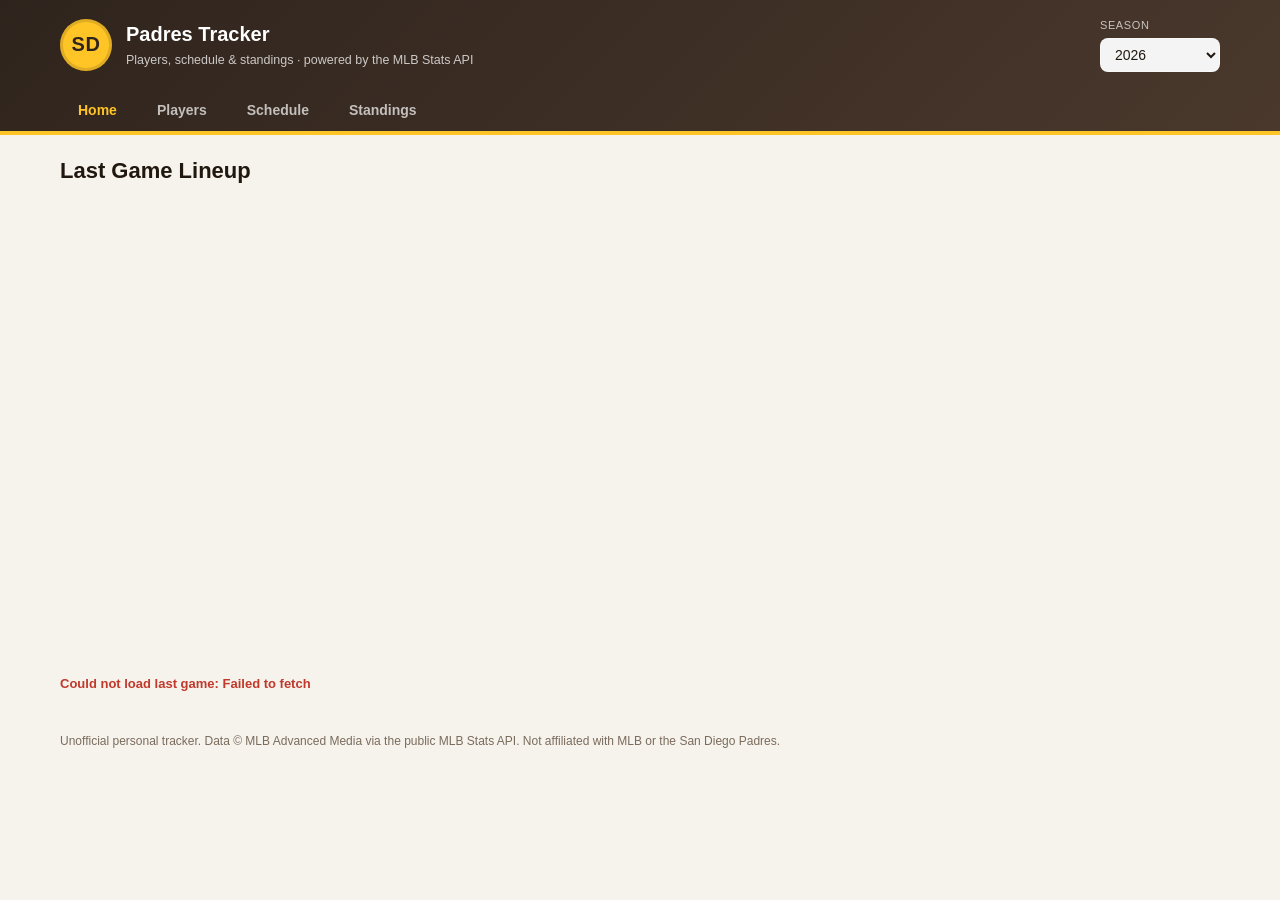
<file: index.html>
<!DOCTYPE html>
<html lang="en">
<head>
  <meta charset="UTF-8" />
  <meta name="viewport" content="width=device-width, initial-scale=1.0" />
  <title>Padres Player Stats Tracker</title>
  <link rel="stylesheet" href="styles.css" />
</head>
<body>
  <header class="site-header">
    <div class="header-inner">
      <div class="brand">
        <span class="brand-mark">SD</span>
        <div class="brand-text">
          <h1>Padres Tracker</h1>
          <p>Players, schedule &amp; standings &middot; powered by the MLB Stats API</p>
        </div>
      </div>
      <div class="controls">
        <label class="control">
          <span>Season</span>
          <select id="seasonSelect"></select>
        </label>
        <label class="control players-only">
          <span>Roster</span>
          <select id="rosterSelect">
            <option value="active">Active</option>
            <option value="40Man">40-Man</option>
            <option value="fullSeason">Full Season</option>
          </select>
        </label>
        <label class="control control--search players-only">
          <span>Search</span>
          <input id="searchInput" type="search" placeholder="Filter by name or position…" />
        </label>
      </div>
    </div>
    <nav class="tabs" aria-label="Sections">
      <button class="tab active" data-view="home">Home</button>
      <button class="tab" data-view="players">Players</button>
      <button class="tab" data-view="schedule">Schedule</button>
      <button class="tab" data-view="standings">Standings</button>
    </nav>
  </header>

  <main class="main">
    <!-- HOME VIEW (last game lineup on the field) -->
    <section id="view-home" class="view active">
      <div class="page-head">
        <h2>Last Game Lineup</h2>
        <span class="page-sub" id="homeGameSub"></span>
      </div>
      <div id="homeContent" class="home-content"></div>
    </section>

    <!-- PLAYERS VIEW -->
    <section id="view-players" class="view">
      <div class="layout">
        <section id="rosterPanel" class="roster-panel" aria-label="Padres roster">
          <div class="panel-head">
            <h2>Roster</h2>
            <span id="rosterCount" class="badge"></span>
          </div>
          <div class="roster-toggle" role="tablist">
            <button class="rt-btn active" data-tab="hitters" role="tab">Hitters</button>
            <button class="rt-btn" data-tab="pitchers" role="tab">Pitchers</button>
          </div>
          <div id="rosterList" class="roster-list" role="list"></div>
        </section>
        <section id="detailPanel" class="detail-panel" aria-live="polite">
          <div id="detailPlaceholder" class="placeholder">
            <p>Select a player to view comprehensive stats.</p>
          </div>
          <div id="detailContent" class="detail-content hidden"></div>
        </section>
      </div>
    </section>

    <!-- SCHEDULE VIEW -->
    <section id="view-schedule" class="view">
      <div class="page-head">
        <h2>Upcoming Schedule</h2>
        <span class="page-sub">San Diego Padres &middot; next 60 days</span>
      </div>
      <div id="scheduleContent" class="schedule-content"></div>
    </section>

    <!-- STANDINGS VIEW -->
    <section id="view-standings" class="view">
      <div class="page-head">
        <h2>MLB Standings</h2>
        <span class="page-sub" id="standingsSeasonLabel"></span>
      </div>
      <div id="standingsContent" class="standings-content"></div>
    </section>
  </main>

  <div id="statusBar" class="status-bar" role="status"></div>

  <footer class="site-footer">
    <p>Unofficial personal tracker. Data &copy; MLB Advanced Media via the public MLB Stats API. Not affiliated with MLB or the San Diego Padres.</p>
  </footer>

  <script src="config.js"></script>
  <script src="app.js"></script>
</body>
</html>
</file>
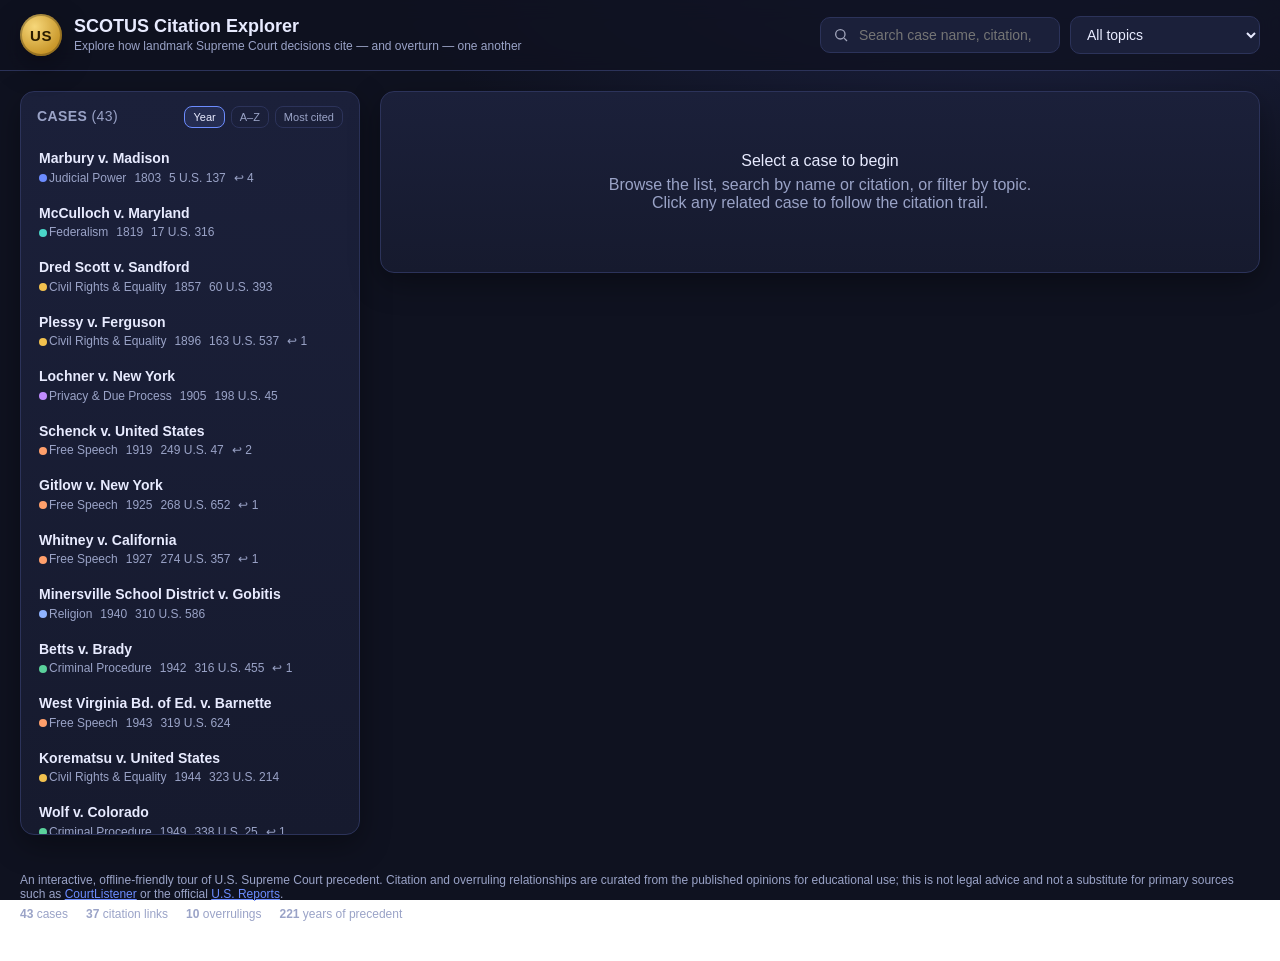
<file: scotus_citation_explorer.html>
<!DOCTYPE html>
<html lang="en">
<head>
<meta charset="UTF-8" />
<meta name="viewport" content="width=device-width, initial-scale=1.0" />
<title>SCOTUS Citation Explorer</title>
<style>
  :root {
    --bg: #0f1220;
    --bg-2: #161a2e;
    --panel: #1b203a;
    --panel-2: #222949;
    --line: #2c335a;
    --ink: #e8ebff;
    --muted: #9aa3c7;
    --accent: #6c8cff;
    --accent-2: #4ad6c8;
    --warn: #ff6b8b;
    --gold: #f2c14e;
    --shadow: 0 10px 30px rgba(0,0,0,.35);
    --radius: 14px;
  }
  * { box-sizing: border-box; }
  html, body { height: 100%; }
  body {
    margin: 0;
    font-family: -apple-system, BlinkMacSystemFont, "Segoe UI", Roboto, Helvetica, Arial, sans-serif;
    background: radial-gradient(1200px 600px at 80% -10%, #20264a 0%, var(--bg) 55%) fixed;
    color: var(--ink);
    -webkit-font-smoothing: antialiased;
  }

  header.site {
    position: sticky; top: 0; z-index: 30;
    backdrop-filter: blur(10px);
    background: rgba(15,18,32,.82);
    border-bottom: 1px solid var(--line);
  }
  .head-inner {
    max-width: 1280px; margin: 0 auto; padding: 14px 20px;
    display: flex; gap: 18px; align-items: center; flex-wrap: wrap;
  }
  .brand { display: flex; align-items: center; gap: 12px; margin-right: auto; }
  .seal {
    width: 42px; height: 42px; border-radius: 50%;
    background: radial-gradient(circle at 35% 30%, #f6d77a, #c9972a 70%);
    display: grid; place-items: center; color: #2a1c00; font-weight: 800;
    box-shadow: inset 0 0 0 2px rgba(0,0,0,.25), var(--shadow);
    font-size: 15px; letter-spacing: .5px;
  }
  .brand h1 { font-size: 18px; margin: 0; line-height: 1.1; }
  .brand p { margin: 2px 0 0; font-size: 12px; color: var(--muted); }

  .controls { display: flex; gap: 10px; align-items: center; flex-wrap: wrap; }
  .search {
    display: flex; align-items: center; gap: 8px;
    background: var(--panel); border: 1px solid var(--line);
    padding: 8px 12px; border-radius: 10px; min-width: 240px;
  }
  .search input {
    border: 0; background: transparent; color: var(--ink); outline: none;
    font-size: 14px; width: 100%;
  }
  .search svg { flex: 0 0 auto; opacity: .65; }
  select.topic {
    background: var(--panel); color: var(--ink); border: 1px solid var(--line);
    padding: 9px 12px; border-radius: 10px; font-size: 14px; outline: none;
    cursor: pointer;
  }

  main {
    max-width: 1280px; margin: 0 auto; padding: 20px;
    display: grid; grid-template-columns: 340px 1fr; gap: 20px;
    align-items: start;
  }
  @media (max-width: 920px) { main { grid-template-columns: 1fr; } }

  .panel {
    background: linear-gradient(180deg, var(--panel), var(--bg-2));
    border: 1px solid var(--line); border-radius: var(--radius);
    box-shadow: var(--shadow);
  }

  /* ---- Case list ---- */
  .list-head {
    display: flex; align-items: baseline; justify-content: space-between;
    padding: 14px 16px 6px;
  }
  .list-head h2 { font-size: 14px; margin: 0; letter-spacing: .4px; text-transform: uppercase; color: var(--muted); }
  .sortbtns { display: flex; gap: 6px; }
  .sortbtns button {
    background: transparent; color: var(--muted); border: 1px solid var(--line);
    border-radius: 8px; padding: 4px 8px; font-size: 11px; cursor: pointer;
  }
  .sortbtns button.active { color: var(--ink); border-color: var(--accent); background: rgba(108,140,255,.12); }
  .case-list { max-height: calc(100vh - 200px); overflow: auto; padding: 6px; }
  .case-list::-webkit-scrollbar { width: 10px; }
  .case-list::-webkit-scrollbar-thumb { background: var(--line); border-radius: 8px; }
  .case-item {
    display: block; width: 100%; text-align: left; cursor: pointer;
    background: transparent; color: inherit; border: 0;
    padding: 10px 12px; border-radius: 10px; transition: background .12s;
  }
  .case-item:hover { background: var(--panel-2); }
  .case-item.active { background: rgba(108,140,255,.16); box-shadow: inset 0 0 0 1px var(--accent); }
  .ci-name { font-size: 14px; font-weight: 600; line-height: 1.25; }
  .ci-meta { font-size: 12px; color: var(--muted); margin-top: 3px; display: flex; gap: 8px; flex-wrap: wrap; }
  .ci-dot { width: 8px; height: 8px; border-radius: 50%; display: inline-block; margin-right: 2px; vertical-align: middle; }
  .empty { padding: 24px 16px; color: var(--muted); font-size: 13px; text-align: center; }

  /* ---- Detail ---- */
  .detail { padding: 0; overflow: hidden; }
  .detail-pad { padding: 22px 24px; }
  .placeholder { padding: 60px 30px; text-align: center; color: var(--muted); }
  .placeholder .big { font-size: 16px; color: var(--ink); margin-bottom: 6px; }

  .case-title { font-size: 24px; margin: 0 0 6px; line-height: 1.2; }
  .cite-line { font-size: 14px; color: var(--muted); }
  .cite-line b { color: var(--accent-2); font-weight: 600; }
  .tags { display: flex; gap: 8px; flex-wrap: wrap; margin: 14px 0 0; }
  .tag {
    font-size: 12px; padding: 4px 10px; border-radius: 999px;
    background: var(--panel-2); border: 1px solid var(--line); color: var(--ink);
  }
  .tag.topic { border-color: var(--accent); color: #cdd7ff; }
  .tag.vote { color: var(--muted); }
  .badge-over {
    display: inline-block; margin-top: 14px; font-size: 12px; font-weight: 600;
    padding: 6px 12px; border-radius: 8px;
  }
  .badge-over.overruled { background: rgba(255,107,139,.14); color: var(--warn); border: 1px solid rgba(255,107,139,.4); }
  .badge-over.overruler { background: rgba(74,214,200,.12); color: var(--accent-2); border: 1px solid rgba(74,214,200,.4); }

  .holding { margin: 18px 0 0; font-size: 15px; line-height: 1.6; color: #d8ddff; }

  .rel-grid { display: grid; grid-template-columns: 1fr 1fr; gap: 18px; margin-top: 22px; }
  @media (max-width: 640px) { .rel-grid { grid-template-columns: 1fr; } }
  .rel h3 {
    font-size: 12px; text-transform: uppercase; letter-spacing: .5px;
    color: var(--muted); margin: 0 0 8px; display: flex; align-items: center; gap: 6px;
  }
  .rel h3 .count { background: var(--panel-2); border-radius: 999px; padding: 1px 8px; font-size: 11px; }
  .chip {
    display: block; width: 100%; text-align: left; cursor: pointer;
    background: var(--panel); border: 1px solid var(--line); color: var(--ink);
    border-radius: 9px; padding: 8px 11px; margin-bottom: 7px; font-size: 13px;
    transition: border-color .12s, transform .05s;
  }
  .chip:hover { border-color: var(--accent); transform: translateX(2px); }
  .chip .yr { color: var(--muted); font-size: 12px; }
  .chip.over { border-color: rgba(255,107,139,.4); }
  .rel-empty { color: var(--muted); font-size: 12px; font-style: italic; }

  /* ---- Graph ---- */
  .graph-wrap { border-top: 1px solid var(--line); background: rgba(0,0,0,.18); }
  .graph-head { padding: 14px 24px 0; display:flex; justify-content: space-between; align-items: center; }
  .graph-head h3 { font-size: 12px; text-transform: uppercase; letter-spacing: .5px; color: var(--muted); margin: 0; }
  .legend { display: flex; gap: 14px; font-size: 11px; color: var(--muted); }
  .legend span { display: flex; align-items: center; gap: 5px; }
  .legend i { width: 18px; height: 0; border-top: 2px solid; display: inline-block; }
  svg.graph { width: 100%; height: 380px; display: block; }
  .node-label { font-size: 11px; fill: var(--ink); pointer-events: none; }
  .gnode { cursor: pointer; }
  .gnode circle { transition: r .15s; }

  footer { max-width: 1280px; margin: 0 auto; padding: 18px 20px 40px; color: var(--muted); font-size: 12px; }
  footer a { color: var(--accent); }
  .stat-row { display: flex; gap: 18px; flex-wrap: wrap; margin-top: 6px; }
</style>
</head>
<body>
<header class="site">
  <div class="head-inner">
    <div class="brand">
      <div class="seal">US</div>
      <div>
        <h1>SCOTUS Citation Explorer</h1>
        <p>Explore how landmark Supreme Court decisions cite &mdash; and overturn &mdash; one another</p>
      </div>
    </div>
    <div class="controls">
      <label class="search">
        <svg width="16" height="16" viewBox="0 0 24 24" fill="none" stroke="currentColor" stroke-width="2">
          <circle cx="11" cy="11" r="7"></circle><line x1="21" y1="21" x2="16.65" y2="16.65"></line>
        </svg>
        <input id="search" type="search" placeholder="Search case name, citation, year&hellip;" autocomplete="off" />
      </label>
      <select id="topicFilter" class="topic"><option value="">All topics</option></select>
    </div>
  </div>
</header>

<main>
  <section class="panel">
    <div class="list-head">
      <h2>Cases <span id="caseCount" style="color:var(--muted);font-weight:400"></span></h2>
      <div class="sortbtns">
        <button data-sort="year" class="active">Year</button>
        <button data-sort="name">A&ndash;Z</button>
        <button data-sort="cited">Most cited</button>
      </div>
    </div>
    <div id="caseList" class="case-list" role="list"></div>
  </section>

  <section class="panel detail">
    <div id="detail">
      <div class="placeholder">
        <div class="big">Select a case to begin</div>
        <div>Browse the list, search by name or citation, or filter by topic.<br/>
        Click any related case to follow the citation trail.</div>
      </div>
    </div>
  </section>
</main>

<footer>
  <div>An interactive, offline-friendly tour of U.S. Supreme Court precedent. Citation and
  overruling relationships are curated from the published opinions for educational use; this is
  not legal advice and not a substitute for primary sources such as
  <a href="https://www.courtlistener.com" target="_blank" rel="noopener">CourtListener</a> or the
  official <a href="https://www.supremecourt.gov" target="_blank" rel="noopener">U.S. Reports</a>.</div>
  <div class="stat-row" id="footStats"></div>
</footer>

<script>
/* =====================================================================
   Dataset: landmark SCOTUS cases.
   id      slug
   name    short style
   cite    U.S. Reports citation
   year    decided
   topic   subject area
   vote    decision split
   holding one-paragraph summary of the holding
   cites   ids of in-dataset precedents this opinion relied on
   overrules ids of in-dataset cases this opinion expressly overruled
   ===================================================================== */
const CASES = [
  { id:"marbury", name:"Marbury v. Madison", cite:"5 U.S. 137", year:1803, topic:"Judicial Power", vote:"4–0",
    holding:"Established judicial review: federal courts have the power to strike down laws that conflict with the Constitution. Chief Justice Marshall held that a provision of the Judiciary Act of 1789 was unconstitutional, declaring it 'emphatically the province and duty of the judicial department to say what the law is.'",
    cites:[], overrules:[] },
  { id:"mcculloch", name:"McCulloch v. Maryland", cite:"17 U.S. 316", year:1819, topic:"Federalism", vote:"7–0",
    holding:"Upheld the implied powers of Congress under the Necessary and Proper Clause (Congress could charter a national bank) and held that states may not tax federal instruments, because 'the power to tax involves the power to destroy.'",
    cites:["marbury"], overrules:[] },
  { id:"dredscott", name:"Dred Scott v. Sandford", cite:"60 U.S. 393", year:1857, topic:"Civil Rights & Equality", vote:"7–2",
    holding:"Held that people of African descent could not be U.S. citizens and that Congress lacked power to ban slavery in the territories, voiding the Missouri Compromise. Widely condemned and effectively overturned by the Thirteenth and Fourteenth Amendments.",
    cites:["marbury"], overrules:[] },
  { id:"plessy", name:"Plessy v. Ferguson", cite:"163 U.S. 537", year:1896, topic:"Civil Rights & Equality", vote:"7–1",
    holding:"Upheld state-mandated racial segregation under the doctrine of 'separate but equal,' holding that segregated facilities did not violate the Equal Protection Clause so long as they were nominally equal. Justice Harlan dissented that 'our Constitution is color-blind.'",
    cites:[], overrules:[] },
  { id:"lochner", name:"Lochner v. New York", cite:"198 U.S. 45", year:1905, topic:"Privacy & Due Process", vote:"5–4",
    holding:"Struck down a state law limiting bakers' working hours as violating 'liberty of contract' under substantive due process. The case became the symbol of an era of aggressive judicial protection of economic liberty, later repudiated.",
    cites:[], overrules:[] },
  { id:"schenck", name:"Schenck v. United States", cite:"249 U.S. 47", year:1919, topic:"Free Speech", vote:"9–0",
    holding:"Upheld Espionage Act convictions for anti-draft leaflets, with Justice Holmes articulating the 'clear and present danger' test and the famous (dicta) line about falsely shouting fire in a theatre. Largely superseded by Brandenburg.",
    cites:[], overrules:[] },
  { id:"gitlow", name:"Gitlow v. New York", cite:"268 U.S. 652", year:1925, topic:"Free Speech", vote:"7–2",
    holding:"Although it upheld the conviction, the Court assumed the First Amendment's free-speech protection applies to the states through the Fourteenth Amendment's Due Process Clause — a foundational step in the 'incorporation' doctrine.",
    cites:["schenck"], overrules:[] },
  { id:"whitney", name:"Whitney v. California", cite:"274 U.S. 357", year:1927, topic:"Free Speech", vote:"9–0",
    holding:"Upheld a criminal-syndicalism conviction. Best remembered for Justice Brandeis's concurrence celebrating free speech and counter-speech ('the remedy to be applied is more speech, not enforced silence'). Overruled by Brandenburg.",
    cites:["gitlow"], overrules:[] },
  { id:"gobitis", name:"Minersville School District v. Gobitis", cite:"310 U.S. 586", year:1940, topic:"Religion", vote:"8–1",
    holding:"Held that schools could compel Jehovah's Witness students to salute the flag despite religious objection. Overruled just three years later by Barnette.",
    cites:[], overrules:[] },
  { id:"betts", name:"Betts v. Brady", cite:"316 U.S. 455", year:1942, topic:"Criminal Procedure", vote:"6–3",
    holding:"Held that the right to appointed counsel was not a fundamental right binding on the states in non-capital cases, leaving counsel a matter of case-by-case 'fundamental fairness.' Overruled by Gideon.",
    cites:[], overrules:[] },
  { id:"barnette", name:"West Virginia Bd. of Ed. v. Barnette", cite:"319 U.S. 624", year:1943, topic:"Free Speech", vote:"6–3",
    holding:"Held that compelling students to salute the flag violates the First Amendment: 'If there is any fixed star in our constitutional constellation, it is that no official... can prescribe what shall be orthodox.' Overruled Gobitis.",
    cites:[], overrules:["gobitis"] },
  { id:"korematsu", name:"Korematsu v. United States", cite:"323 U.S. 214", year:1944, topic:"Civil Rights & Equality", vote:"6–3",
    holding:"Upheld the WWII internment of Japanese Americans, applying (while purporting to use 'rigid scrutiny') extreme deference to military necessity. Repudiated by the Court in Trump v. Hawaii (2018) as 'gravely wrong the day it was decided.'",
    cites:[], overrules:[] },
  { id:"wolf", name:"Wolf v. Colorado", cite:"338 U.S. 25", year:1949, topic:"Criminal Procedure", vote:"6–3",
    holding:"Held that the Fourth Amendment applies to the states, but declined to require the exclusionary rule as the remedy for state violations. The remedy question was overturned by Mapp.",
    cites:[], overrules:[] },
  { id:"brown", name:"Brown v. Board of Education", cite:"347 U.S. 483", year:1954, topic:"Civil Rights & Equality", vote:"9–0",
    holding:"Held that racial segregation in public schools is inherently unequal and violates the Equal Protection Clause: 'separate educational facilities are inherently unequal.' Overruled Plessy v. Ferguson in the context of public education.",
    cites:["plessy"], overrules:["plessy"] },
  { id:"nyt-sullivan", name:"New York Times Co. v. Sullivan", cite:"376 U.S. 254", year:1964, topic:"Free Speech", vote:"9–0",
    holding:"Established the 'actual malice' standard: a public official cannot recover for defamation about official conduct without proving the statement was made with knowledge of falsity or reckless disregard for the truth.",
    cites:[], overrules:[] },
  { id:"mapp", name:"Mapp v. Ohio", cite:"367 U.S. 643", year:1961, topic:"Criminal Procedure", vote:"6–3",
    holding:"Held that the exclusionary rule — barring illegally obtained evidence — applies to the states through the Fourteenth Amendment. Overruled the remedial holding of Wolf v. Colorado.",
    cites:["wolf"], overrules:["wolf"] },
  { id:"engel", name:"Engel v. Vitale", cite:"370 U.S. 421", year:1962, topic:"Religion", vote:"6–1",
    holding:"Held that official, state-composed prayer in public schools violates the Establishment Clause, even if the prayer is non-denominational and participation is voluntary.",
    cites:[], overrules:[] },
  { id:"gideon", name:"Gideon v. Wainwright", cite:"372 U.S. 335", year:1963, topic:"Criminal Procedure", vote:"9–0",
    holding:"Held that the Sixth Amendment right to counsel is fundamental and applies to the states, requiring appointed counsel for indigent defendants in felony cases. Overruled Betts v. Brady.",
    cites:["betts"], overrules:["betts"] },
  { id:"griswold", name:"Griswold v. Connecticut", cite:"381 U.S. 479", year:1965, topic:"Privacy & Due Process", vote:"7–2",
    holding:"Struck down a ban on contraceptives for married couples, recognizing a constitutional 'right to privacy' found in the 'penumbras' of several Bill of Rights guarantees. Foundational to later privacy and autonomy cases.",
    cites:[], overrules:[] },
  { id:"miranda", name:"Miranda v. Arizona", cite:"384 U.S. 436", year:1966, topic:"Criminal Procedure", vote:"5–4",
    holding:"Held that police must warn suspects in custody of their rights to silence and counsel before interrogation, or statements obtained are inadmissible. Source of the 'Miranda warnings.'",
    cites:[], overrules:[] },
  { id:"loving", name:"Loving v. Virginia", cite:"388 U.S. 1", year:1967, topic:"Civil Rights & Equality", vote:"9–0",
    holding:"Struck down bans on interracial marriage as violating both the Equal Protection and Due Process Clauses, holding that 'the freedom to marry' is a fundamental right.",
    cites:["brown"], overrules:[] },
  { id:"katz", name:"Katz v. United States", cite:"389 U.S. 347", year:1967, topic:"Criminal Procedure", vote:"7–1",
    holding:"Held that the Fourth Amendment 'protects people, not places,' replacing the trespass test with the 'reasonable expectation of privacy' standard (Justice Harlan's concurrence). Warrantless wiretap of a phone booth was unconstitutional.",
    cites:[], overrules:[] },
  { id:"terry", name:"Terry v. Ohio", cite:"392 U.S. 1", year:1968, topic:"Criminal Procedure", vote:"8–1",
    holding:"Permitted brief investigative 'stop and frisk' on reasonable suspicion — less than probable cause — for officer safety, balancing the intrusion against legitimate law-enforcement interests.",
    cites:[], overrules:[] },
  { id:"tinker", name:"Tinker v. Des Moines", cite:"393 U.S. 503", year:1969, topic:"Free Speech", vote:"7–2",
    holding:"Held that students do not 'shed their constitutional rights to freedom of speech at the schoolhouse gate'; symbolic protest (black armbands) is protected unless it materially disrupts school operations.",
    cites:[], overrules:[] },
  { id:"brandenburg", name:"Brandenburg v. Ohio", cite:"395 U.S. 444", year:1969, topic:"Free Speech", vote:"8–0",
    holding:"Replaced earlier speech tests with the 'imminent lawless action' standard: government may punish advocacy only where it is directed to inciting imminent lawless action and is likely to produce it. Overruled Whitney v. California.",
    cites:["whitney","schenck"], overrules:["whitney"] },
  { id:"nyt-us", name:"New York Times Co. v. United States", cite:"403 U.S. 713", year:1971, topic:"Free Speech", vote:"6–3",
    holding:"The 'Pentagon Papers' case: the government failed to meet the heavy burden for prior restraint, so newspapers could publish a classified history of the Vietnam War.",
    cites:[], overrules:[] },
  { id:"roe", name:"Roe v. Wade", cite:"410 U.S. 113", year:1973, topic:"Privacy & Due Process", vote:"7–2",
    holding:"Held that the constitutional right to privacy encompasses a woman's decision to have an abortion, subject to a trimester framework balancing it against state interests. Overruled by Dobbs (2022).",
    cites:["griswold"], overrules:[] },
  { id:"nixon", name:"United States v. Nixon", cite:"418 U.S. 683", year:1974, topic:"Judicial Power", vote:"8–0",
    holding:"Held that executive privilege is not absolute and must yield to a specific need for evidence in a criminal trial, compelling President Nixon to release the Watergate tapes. Reaffirmed Marbury's 'province of the judiciary.'",
    cites:["marbury"], overrules:[] },
  { id:"bakke", name:"Regents of the Univ. of Cal. v. Bakke", cite:"438 U.S. 265", year:1978, topic:"Civil Rights & Equality", vote:"5–4",
    holding:"Struck down rigid racial quotas in university admissions but held that race could be considered as one factor to further the educational benefits of diversity. A fractured decision with Justice Powell's controlling opinion.",
    cites:["brown"], overrules:[] },
  { id:"chevron", name:"Chevron U.S.A. v. NRDC", cite:"467 U.S. 837", year:1984, topic:"Administrative Law", vote:"6–0",
    holding:"Established 'Chevron deference': when a statute is ambiguous, courts must defer to an agency's reasonable interpretation. The cornerstone of modern administrative law until it was overruled by Loper Bright (2024).",
    cites:[], overrules:[] },
  { id:"bowers", name:"Bowers v. Hardwick", cite:"478 U.S. 186", year:1986, topic:"Privacy & Due Process", vote:"5–4",
    holding:"Upheld a state law criminalizing consensual same-sex sodomy, holding there was no fundamental right to engage in such conduct. Overruled by Lawrence v. Texas.",
    cites:[], overrules:[] },
  { id:"texas-johnson", name:"Texas v. Johnson", cite:"491 U.S. 397", year:1989, topic:"Free Speech", vote:"5–4",
    holding:"Held that burning the American flag in political protest is expressive conduct protected by the First Amendment, and the government may not prohibit expression simply because society finds it offensive.",
    cites:["brandenburg","tinker"], overrules:[] },
  { id:"casey", name:"Planned Parenthood v. Casey", cite:"505 U.S. 833", year:1992, topic:"Privacy & Due Process", vote:"5–4",
    holding:"Reaffirmed the 'essential holding' of Roe under stare decisis while replacing the trimester framework with the 'undue burden' standard for abortion regulations. Itself overruled by Dobbs.",
    cites:["roe","griswold"], overrules:[] },
  { id:"lawrence", name:"Lawrence v. Texas", cite:"539 U.S. 558", year:2003, topic:"Privacy & Due Process", vote:"6–3",
    holding:"Struck down laws criminalizing consensual same-sex intimacy as a violation of the Due Process Clause's liberty guarantee. Overruled Bowers v. Hardwick: 'Bowers was not correct when it was decided.'",
    cites:["griswold","casey","bowers"], overrules:["bowers"] },
  { id:"grutter", name:"Grutter v. Bollinger", cite:"539 U.S. 306", year:2003, topic:"Civil Rights & Equality", vote:"5–4",
    holding:"Upheld the University of Michigan Law School's individualized, race-conscious admissions as narrowly tailored to a compelling interest in diversity, following Justice Powell's Bakke opinion. Effectively ended by SFFA (2023).",
    cites:["bakke","brown"], overrules:[] },
  { id:"heller", name:"District of Columbia v. Heller", cite:"554 U.S. 570", year:2008, topic:"Second Amendment", vote:"5–4",
    holding:"Held for the first time that the Second Amendment protects an individual right to keep and bear arms for self-defense, unconnected to militia service, and struck down D.C.'s handgun ban.",
    cites:[], overrules:[] },
  { id:"citizens-united", name:"Citizens United v. FEC", cite:"558 U.S. 310", year:2010, topic:"Elections", vote:"5–4",
    holding:"Held that the First Amendment bars limits on independent political expenditures by corporations and unions, treating such spending as protected political speech.",
    cites:["nyt-sullivan"], overrules:[] },
  { id:"mcdonald", name:"McDonald v. City of Chicago", cite:"561 U.S. 742", year:2010, topic:"Second Amendment", vote:"5–4",
    holding:"Held that the individual right recognized in Heller is incorporated against the states through the Fourteenth Amendment, applying the Second Amendment to state and local gun laws.",
    cites:["heller"], overrules:[] },
  { id:"obergefell", name:"Obergefell v. Hodges", cite:"576 U.S. 644", year:2015, topic:"Civil Rights & Equality", vote:"5–4",
    holding:"Held that the Fourteenth Amendment requires states to license and recognize same-sex marriages, grounding the right in both due-process liberty and equal protection. Drew on the marriage and autonomy lines of cases.",
    cites:["loving","lawrence","griswold","casey"], overrules:[] },
  { id:"carpenter", name:"Carpenter v. United States", cite:"585 U.S. 296", year:2018, topic:"Criminal Procedure", vote:"5–4",
    holding:"Held that accessing historical cell-site location records is a Fourth Amendment search requiring a warrant, declining to extend the third-party doctrine to the digital tracking of a person's movements. Applied Katz's privacy framework.",
    cites:["katz"], overrules:[] },
  { id:"dobbs", name:"Dobbs v. Jackson Women's Health Org.", cite:"597 U.S. 215", year:2022, topic:"Privacy & Due Process", vote:"6–3",
    holding:"Held that the Constitution confers no right to abortion, returning the issue to the states. Expressly overruled both Roe v. Wade and Planned Parenthood v. Casey.",
    cites:["roe","casey","griswold"], overrules:["roe","casey"] },
  { id:"sffa", name:"Students for Fair Admissions v. Harvard", cite:"600 U.S. 181", year:2023, topic:"Civil Rights & Equality", vote:"6–3",
    holding:"Held that race-conscious admissions programs at Harvard and UNC violate the Equal Protection Clause, effectively ending the diversity rationale of Grutter and Bakke in higher-education admissions.",
    cites:["grutter","bakke","brown"], overrules:["grutter"] },
  { id:"loper", name:"Loper Bright Enterprises v. Raimondo", cite:"603 U.S. 369", year:2024, topic:"Administrative Law", vote:"6–3",
    holding:"Overruled Chevron, holding that courts — not agencies — must exercise independent judgment in interpreting ambiguous statutes under the Administrative Procedure Act. Ended forty years of Chevron deference.",
    cites:["chevron","marbury"], overrules:["chevron"] },
];

/* ---------- Derived indices ---------- */
const byId = Object.fromEntries(CASES.map(c => [c.id, c]));
const citedBy = {};      // id -> [ids that cite it]
const overruledBy = {};  // id -> [ids that overruled it]
CASES.forEach(c => { citedBy[c.id] = []; overruledBy[c.id] = []; });
CASES.forEach(c => {
  (c.cites || []).forEach(t => { if (citedBy[t]) citedBy[t].push(c.id); });
  (c.overrules || []).forEach(t => { if (overruledBy[t]) overruledBy[t].push(c.id); });
});

const TOPIC_COLORS = {
  "Judicial Power":        "#6c8cff",
  "Federalism":            "#4ad6c8",
  "Civil Rights & Equality":"#f2c14e",
  "Free Speech":           "#ff9f6b",
  "Privacy & Due Process": "#c08cff",
  "Criminal Procedure":    "#5ad19b",
  "Second Amendment":      "#ff6b8b",
  "Religion":              "#8fb3ff",
  "Administrative Law":    "#d4a373",
  "Elections":             "#9ad04a",
};
function topicColor(t){ return TOPIC_COLORS[t] || "#9aa3c7"; }

/* ---------- State ---------- */
let state = { query:"", topic:"", sort:"year", selected:null };

/* ---------- Elements ---------- */
const $list = document.getElementById("caseList");
const $detail = document.getElementById("detail");
const $search = document.getElementById("search");
const $topic = document.getElementById("topicFilter");
const $count = document.getElementById("caseCount");
const $footStats = document.getElementById("footStats");

/* ---------- Populate topic filter ---------- */
[...new Set(CASES.map(c=>c.topic))].sort().forEach(t=>{
  const o=document.createElement("option"); o.value=t; o.textContent=t; $topic.appendChild(o);
});

/* ---------- Footer stats ---------- */
(function(){
  const edges = CASES.reduce((n,c)=>n+(c.cites?c.cites.length:0),0);
  const overs = CASES.reduce((n,c)=>n+(c.overrules?c.overrules.length:0),0);
  const span = (CASES.reduce((m,c)=>Math.max(m,c.year),0)) - (CASES.reduce((m,c)=>Math.min(m,c.year),9999));
  $footStats.innerHTML =
    `<span><b>${CASES.length}</b> cases</span>` +
    `<span><b>${edges}</b> citation links</span>` +
    `<span><b>${overs}</b> overrulings</span>` +
    `<span><b>${span}</b> years of precedent</span>`;
})();

/* ---------- Filtering & sorting ---------- */
function filtered(){
  const q = state.query.trim().toLowerCase();
  let arr = CASES.filter(c=>{
    if (state.topic && c.topic !== state.topic) return false;
    if (!q) return true;
    return (c.name+" "+c.cite+" "+c.year+" "+c.topic).toLowerCase().includes(q);
  });
  arr.sort((a,b)=>{
    if (state.sort==="name") return a.name.localeCompare(b.name);
    if (state.sort==="cited") return (citedBy[b.id].length - citedBy[a.id].length) || (a.year-b.year);
    return a.year - b.year;
  });
  return arr;
}

/* ---------- Render list ---------- */
function renderList(){
  const arr = filtered();
  $count.textContent = "("+arr.length+")";
  $list.innerHTML = "";
  if (!arr.length){ $list.innerHTML = '<div class="empty">No cases match your search.</div>'; return; }
  arr.forEach(c=>{
    const b = document.createElement("button");
    b.className = "case-item" + (state.selected===c.id ? " active":"");
    b.setAttribute("role","listitem");
    const n = citedBy[c.id].length;
    b.innerHTML =
      `<div class="ci-name">${esc(c.name)}</div>`+
      `<div class="ci-meta">`+
        `<span><span class="ci-dot" style="background:${topicColor(c.topic)}"></span>${esc(c.topic)}</span>`+
        `<span>${c.year}</span>`+
        `<span>${esc(c.cite)}</span>`+
        (n? `<span title="Cited by ${n} case(s) in this set">↩ ${n}</span>`:``)+
      `</div>`;
    b.onclick = ()=> select(c.id);
    $list.appendChild(b);
  });
}

/* ---------- Render detail ---------- */
function relChip(id, opts={}){
  const c = byId[id]; if(!c) return "";
  const over = opts.over ? " over":"";
  return `<button class="chip${over}" onclick="select('${id}')">`+
    `${esc(c.name)} <span class="yr">· ${c.year}</span></button>`;
}

function renderDetail(){
  const c = byId[state.selected];
  if(!c){
    $detail.innerHTML =
      '<div class="placeholder"><div class="big">Select a case to begin</div>'+
      '<div>Browse the list, search by name or citation, or filter by topic.<br/>'+
      'Click any related case to follow the citation trail.</div></div>';
    return;
  }
  const cites = (c.cites||[]);
  const cb = citedBy[c.id];
  const overruledByArr = overruledBy[c.id];
  const overrulesArr = (c.overrules||[]);

  let overBadge = "";
  if (overruledByArr.length){
    overBadge += `<div class="badge-over overruled">⚠ Overruled by ${overruledByArr.map(id=>esc(byId[id].name)).join(", ")}</div>`;
  }
  if (overrulesArr.length){
    overBadge += `<div class="badge-over overruler">✓ Overruled ${overrulesArr.map(id=>esc(byId[id].name)).join(", ")}</div>`;
  }

  $detail.innerHTML =
  `<div class="detail-pad">
    <h2 class="case-title">${esc(c.name)}</h2>
    <div class="cite-line"><b>${esc(c.cite)}</b> · Decided ${c.year}</div>
    <div class="tags">
      <span class="tag topic" style="border-color:${topicColor(c.topic)}">${esc(c.topic)}</span>
      <span class="tag vote">Vote: ${esc(c.vote)}</span>
    </div>
    ${overBadge}
    <p class="holding">${esc(c.holding)}</p>

    <div class="rel-grid">
      <div class="rel">
        <h3>Cites / relies on <span class="count">${cites.length}</span></h3>
        ${cites.length ? cites.map(id=>relChip(id,{over:overrulesArr.includes(id)})).join("")
                       : '<div class="rel-empty">No in-set precedents recorded.</div>'}
      </div>
      <div class="rel">
        <h3>Cited / overruled by <span class="count">${cb.length}</span></h3>
        ${cb.length ? cb.map(id=>relChip(id,{over:(byId[id].overrules||[]).includes(c.id)})).join("")
                    : '<div class="rel-empty">Not cited by another case in this set.</div>'}
      </div>
    </div>
  </div>
  <div class="graph-wrap">
    <div class="graph-head">
      <h3>Citation network</h3>
      <div class="legend">
        <span><i style="border-color:var(--accent)"></i>cites</span>
        <span><i style="border-color:var(--warn);border-top-style:dashed"></i>overrules</span>
      </div>
    </div>
    <svg class="graph" id="graph"></svg>
  </div>`;

  drawGraph(c);
}

/* ---------- Graph (radial: selected case at center) ---------- */
function drawGraph(c){
  const svg = document.getElementById("graph");
  if(!svg) return;
  const W = svg.clientWidth || 820, H = 380;
  svg.setAttribute("viewBox", `0 0 ${W} ${H}`);

  const cx = W/2, cy = H/2;
  const neighbors = [];
  (c.cites||[]).forEach(id=> neighbors.push({id, dir:"out", over:(c.overrules||[]).includes(id)}));
  citedBy[c.id].forEach(id=> neighbors.push({id, dir:"in", over:(byId[id].overrules||[]).includes(c.id)}));
  // de-dup (a case could appear once each direction; keep both is fine, but avoid exact dupes)
  const seen=new Set(); const nodes=[];
  neighbors.forEach(n=>{ const k=n.id+n.dir; if(!seen.has(k)){seen.add(k); nodes.push(n);} });

  const R = Math.min(W,H)/2 - 60;
  const N = nodes.length || 1;
  let svgEls = "";

  // edges first
  nodes.forEach((n,i)=>{
    const ang = (-Math.PI/2) + (i*(2*Math.PI/N));
    const x = cx + R*Math.cos(ang), y = cy + R*Math.sin(ang);
    n._x=x; n._y=y; n._ang=ang;
    const color = n.over ? "var(--warn)" : "var(--accent)";
    const dash = n.over ? '6 5' : '0';
    // arrow direction: out = center -> node (center cites node); in = node -> center
    const from = n.dir==="out" ? [cx,cy] : [x,y];
    const to   = n.dir==="out" ? [x,y]   : [cx,cy];
    svgEls += `<line x1="${from[0]}" y1="${from[1]}" x2="${to[0]}" y2="${to[1]}" stroke="${color}" stroke-width="1.6" stroke-dasharray="${dash}" opacity=".7" marker-end="url(#arrow${n.over?'-w':''})"/>`;
  });

  // center node
  svgEls += nodeMarkup(cx, cy, c, true);
  // neighbor nodes
  nodes.forEach(n=>{ svgEls += nodeMarkup(n._x, n._y, byId[n.id], false, n._ang); });

  svg.innerHTML =
    `<defs>
       <marker id="arrow" markerWidth="9" markerHeight="9" refX="7.5" refY="3" orient="auto" markerUnits="strokeWidth">
         <path d="M0,0 L7,3 L0,6 Z" fill="var(--accent)"/></marker>
       <marker id="arrow-w" markerWidth="9" markerHeight="9" refX="7.5" refY="3" orient="auto" markerUnits="strokeWidth">
         <path d="M0,0 L7,3 L0,6 Z" fill="var(--warn)"/></marker>
     </defs>` + svgEls;
}

function nodeMarkup(x,y,c,center,ang){
  const r = center ? 13 : 9;
  const col = topicColor(c.topic);
  // label placement: center below; neighbors radially outward
  let lx=x, ly=y+ (center? 30 : 0), anchor="middle";
  if(!center && ang!==undefined){
    const out = 16;
    lx = x + Math.cos(ang)*out; ly = y + Math.sin(ang)*out + 4;
    anchor = Math.cos(ang) > .25 ? "start" : (Math.cos(ang) < -.25 ? "end" : "middle");
  }
  const short = c.name.replace(/ v\. /," v. ");
  const label = short.length>26 ? short.slice(0,24)+"…" : short;
  return `<g class="gnode" onclick="select('${c.id}')">`+
    `<circle cx="${x}" cy="${y}" r="${r}" fill="${col}" stroke="#0f1220" stroke-width="${center?3:2}"${center?' filter="url(#none)"':''}/>`+
    (center? `<circle cx="${x}" cy="${y}" r="${r+5}" fill="none" stroke="${col}" stroke-width="1.5" opacity=".45"/>`:``)+
    `<text class="node-label" x="${lx}" y="${ly}" text-anchor="${anchor}" font-weight="${center?700:500}">${esc(label)}</text>`+
    `<text class="node-label" x="${lx}" y="${ly+13}" text-anchor="${anchor}" opacity=".6">${c.year}</text>`+
    `</g>`;
}

/* ---------- Select ---------- */
function select(id){
  state.selected = id;
  renderList();
  renderDetail();
  if (history.replaceState) history.replaceState(null,"","#"+id);
  const top = document.querySelector("main");
  if (window.innerWidth <= 920 && top) document.querySelector(".detail").scrollIntoView({behavior:"smooth", block:"start"});
}
window.select = select;

/* ---------- Utils ---------- */
function esc(s){ return String(s).replace(/[&<>"']/g, m=>({"&":"&amp;","<":"&lt;",">":"&gt;",'"':"&quot;","'":"&#39;"}[m])); }

/* ---------- Events ---------- */
$search.addEventListener("input", e=>{ state.query=e.target.value; renderList(); });
$topic.addEventListener("change", e=>{ state.topic=e.target.value; renderList(); });
document.querySelectorAll(".sortbtns button").forEach(b=>{
  b.addEventListener("click", ()=>{
    document.querySelectorAll(".sortbtns button").forEach(x=>x.classList.remove("active"));
    b.classList.add("active"); state.sort=b.dataset.sort; renderList();
  });
});
window.addEventListener("resize", ()=>{ if(state.selected) drawGraph(byId[state.selected]); });

/* ---------- Init ---------- */
renderList();
const fromHash = location.hash.replace("#","");
if (fromHash && byId[fromHash]) select(fromHash);
else renderDetail();
</script>
</body>
</html>
</file>
<file: styles.css>
:root {
  --brown: #2f241d;
  --brown-light: #4a382c;
  --gold: #ffc425;
  --gold-deep: #e0a800;
  --paper: #f6f2ec;
  --card: #ffffff;
  --ink: #20180f;
  --muted: #7a6c5d;
  --line: #e4dccf;
  --good: #1f8a4c;
  --bad: #c0392b;
  --shadow: 0 1px 3px rgba(47, 36, 29, 0.12), 0 6px 18px rgba(47, 36, 29, 0.08);
}

* { box-sizing: border-box; }

html, body {
  margin: 0;
  padding: 0;
  background: var(--paper);
  color: var(--ink);
  font-family: -apple-system, BlinkMacSystemFont, "Segoe UI", Roboto, Helvetica, Arial, sans-serif;
  font-size: 15px;
  line-height: 1.45;
}

/* ---------- Header ---------- */
.site-header {
  background: linear-gradient(135deg, var(--brown) 0%, var(--brown-light) 100%);
  color: #fff;
  border-bottom: 4px solid var(--gold);
}
.header-inner {
  max-width: 1200px;
  margin: 0 auto;
  padding: 18px 20px;
  display: flex;
  flex-wrap: wrap;
  gap: 18px;
  align-items: center;
  justify-content: space-between;
}
.brand { display: flex; align-items: center; gap: 14px; }
.brand-mark {
  display: grid;
  place-items: center;
  width: 52px; height: 52px;
  border-radius: 50%;
  background: var(--gold);
  color: var(--brown);
  font-weight: 800;
  font-size: 20px;
  letter-spacing: 0.5px;
  box-shadow: inset 0 0 0 3px rgba(47,36,29,0.15);
  flex-shrink: 0;
}
.brand-text h1 { margin: 0; font-size: 20px; font-weight: 700; }
.brand-text p { margin: 2px 0 0; font-size: 12.5px; color: rgba(255,255,255,0.75); }

.controls { display: flex; flex-wrap: wrap; gap: 12px; align-items: flex-end; }
.control { display: flex; flex-direction: column; gap: 4px; font-size: 11px; text-transform: uppercase; letter-spacing: 0.6px; color: rgba(255,255,255,0.7); }
.control select, .control input {
  font-size: 14px;
  padding: 7px 10px;
  border-radius: 8px;
  border: 1px solid rgba(255,255,255,0.25);
  background: rgba(255,255,255,0.95);
  color: var(--ink);
  min-width: 120px;
}
.control--search input { min-width: 200px; }

/* ---------- Layout ---------- */
.layout {
  max-width: 1200px;
  margin: 0 auto;
  padding: 20px;
  display: grid;
  grid-template-columns: 320px 1fr;
  gap: 20px;
  align-items: start;
}
@media (max-width: 820px) {
  .layout { grid-template-columns: 1fr; }
}

/* ---------- Roster panel ---------- */
.roster-panel {
  background: var(--card);
  border: 1px solid var(--line);
  border-radius: 14px;
  box-shadow: var(--shadow);
  overflow: hidden;
  position: sticky;
  top: 16px;
}
.panel-head {
  display: flex; align-items: center; justify-content: space-between;
  padding: 14px 16px;
  border-bottom: 1px solid var(--line);
  background: #fbf8f3;
}
.panel-head h2 { margin: 0; font-size: 15px; }
.badge {
  background: var(--brown);
  color: var(--gold);
  font-size: 12px;
  font-weight: 700;
  padding: 2px 9px;
  border-radius: 999px;
}
.roster-toggle {
  display: flex;
  gap: 4px;
  padding: 8px;
  background: #fbf8f3;
  border-bottom: 1px solid var(--line);
}
.rt-btn {
  flex: 1 1 0;
  appearance: none;
  border: 1px solid var(--line);
  background: #fff;
  color: var(--muted);
  font: inherit;
  font-weight: 700;
  font-size: 13px;
  padding: 7px 0;
  border-radius: 8px;
  cursor: pointer;
  transition: background 0.12s ease, color 0.12s ease;
}
.rt-btn:hover { color: var(--brown); }
.rt-btn.active {
  background: var(--brown);
  color: var(--gold);
  border-color: var(--brown);
}
.roster-list { max-height: 64vh; overflow-y: auto; }

.roster-group-label {
  padding: 8px 16px;
  font-size: 11px;
  text-transform: uppercase;
  letter-spacing: 0.8px;
  color: var(--muted);
  background: #fbf8f3;
  position: sticky; top: 0;
  border-bottom: 1px solid var(--line);
}
.player-row {
  display: flex;
  align-items: center;
  gap: 12px;
  width: 100%;
  padding: 9px 16px;
  border: none;
  border-bottom: 1px solid var(--line);
  background: transparent;
  cursor: pointer;
  text-align: left;
  font: inherit;
  color: inherit;
  transition: background 0.12s ease;
}
.player-row:hover { background: #fdf6e3; }
.player-row.active { background: var(--gold); }
.player-row.active .player-meta { color: var(--brown); }
.player-avatar {
  width: 38px; height: 38px;
  border-radius: 50%;
  object-fit: cover;
  background: var(--line);
  flex-shrink: 0;
}
.player-row .name { font-weight: 600; font-size: 14px; }
.player-meta { font-size: 12px; color: var(--muted); }
.meta-ops { color: var(--brown-light); font-weight: 700; }
.player-row.active .meta-ops { color: var(--brown); }
.player-num {
  margin-left: auto;
  font-weight: 800;
  font-size: 14px;
  color: var(--brown-light);
  min-width: 28px;
  text-align: right;
}
.player-row.active .player-num { color: var(--brown); }

/* ---------- Detail panel ---------- */
.detail-panel {
  background: var(--card);
  border: 1px solid var(--line);
  border-radius: 14px;
  box-shadow: var(--shadow);
  min-height: 420px;
  overflow: hidden;
}
.placeholder {
  display: grid; place-items: center;
  min-height: 420px;
  color: var(--muted);
  font-size: 16px;
}
.hidden { display: none !important; }

.player-hero {
  display: flex;
  gap: 20px;
  align-items: center;
  padding: 22px 24px;
  background: linear-gradient(135deg, var(--brown) 0%, var(--brown-light) 100%);
  color: #fff;
}
.player-hero img {
  width: 96px; height: 96px;
  border-radius: 50%;
  object-fit: cover;
  border: 3px solid var(--gold);
  background: #fff;
  flex-shrink: 0;
}
.player-hero .h-name { font-size: 24px; font-weight: 800; margin: 0; }
.player-hero .h-sub { margin: 4px 0 0; color: rgba(255,255,255,0.8); font-size: 13.5px; }
.player-hero .h-num {
  margin-left: auto;
  font-size: 46px;
  font-weight: 900;
  color: var(--gold);
  opacity: 0.9;
}

.bio-strip {
  display: flex;
  flex-wrap: wrap;
  gap: 0;
  border-bottom: 1px solid var(--line);
  background: #fbf8f3;
}
.bio-item {
  flex: 1 1 120px;
  padding: 12px 16px;
  border-right: 1px solid var(--line);
}
.bio-item:last-child { border-right: none; }
.bio-item .k { font-size: 10.5px; text-transform: uppercase; letter-spacing: 0.7px; color: var(--muted); }
.bio-item .v { font-size: 15px; font-weight: 600; margin-top: 2px; }

.stats-section { padding: 6px 24px 20px; }
.stats-section h3 {
  font-size: 15px;
  margin: 20px 0 10px;
  padding-bottom: 6px;
  border-bottom: 2px solid var(--gold);
  display: inline-block;
}
.stats-section h3 .ctx { color: var(--muted); font-weight: 500; font-size: 12px; margin-left: 8px; }

.stat-sub {
  font-size: 12.5px;
  text-transform: uppercase;
  letter-spacing: 0.6px;
  color: var(--brown-light);
  margin: 16px 0 8px;
  display: flex;
  align-items: center;
  gap: 8px;
}
.stat-sub .tag {
  font-size: 9.5px;
  font-weight: 800;
  letter-spacing: 0.5px;
  color: var(--brown);
  background: var(--gold);
  padding: 2px 7px;
  border-radius: 999px;
}

.table-wrap { overflow-x: auto; }
table.stats {
  width: 100%;
  border-collapse: collapse;
  font-size: 13px;
  font-variant-numeric: tabular-nums;
}
table.stats th, table.stats td {
  padding: 7px 10px;
  text-align: right;
  white-space: nowrap;
  border-bottom: 1px solid var(--line);
}
table.stats th {
  font-size: 11px;
  text-transform: uppercase;
  letter-spacing: 0.4px;
  color: var(--muted);
  background: #fbf8f3;
  position: sticky; top: 0;
}
table.stats td:first-child, table.stats th:first-child { text-align: left; }
table.stats tr:hover td { background: #fdf6e3; }
.stat-key { font-weight: 700; color: var(--brown-light); }

.empty-note { color: var(--muted); font-size: 13.5px; padding: 8px 0; }

/* ---------- Status + footer ---------- */
.status-bar {
  max-width: 1200px;
  margin: 0 auto;
  padding: 0 20px;
  min-height: 22px;
  font-size: 13px;
  color: var(--muted);
}
.status-bar.error { color: var(--bad); font-weight: 600; }
.site-footer {
  max-width: 1200px;
  margin: 0 auto;
  padding: 24px 20px 40px;
  color: var(--muted);
  font-size: 12px;
}
.spinner {
  display: inline-block;
  width: 14px; height: 14px;
  border: 2px solid var(--line);
  border-top-color: var(--gold-deep);
  border-radius: 50%;
  animation: spin 0.8s linear infinite;
  vertical-align: -2px;
  margin-right: 6px;
}
@keyframes spin { to { transform: rotate(360deg); } }

/* ---------- Nav tabs ---------- */
.tabs {
  max-width: 1200px;
  margin: 0 auto;
  padding: 0 20px;
  display: flex;
  gap: 4px;
}
.tab {
  appearance: none;
  border: none;
  background: transparent;
  color: rgba(255, 255, 255, 0.7);
  font: inherit;
  font-weight: 600;
  font-size: 14px;
  padding: 10px 18px 12px;
  cursor: pointer;
  border-bottom: 3px solid transparent;
  margin-bottom: -4px; /* sit on the gold header border */
  transition: color 0.12s ease, border-color 0.12s ease;
}
.tab:hover { color: #fff; }
.tab.active { color: var(--gold); border-bottom-color: var(--gold); }

/* ---------- Views ---------- */
.main { min-height: 60vh; }
.view { display: none; }
.view.active { display: block; }
.players-only { display: flex; }
body.hide-players-controls .players-only { display: none; }

.page-head {
  max-width: 1200px;
  margin: 0 auto;
  padding: 20px 20px 4px;
  display: flex;
  align-items: baseline;
  gap: 12px;
  flex-wrap: wrap;
}
.page-head h2 { margin: 0; font-size: 22px; }
.page-sub { color: var(--muted); font-size: 13px; }

/* ---------- Schedule ---------- */
.schedule-content { max-width: 1200px; margin: 0 auto; padding: 12px 20px 20px; }
.sched-day { margin-top: 18px; }
.sched-day-label {
  font-size: 12px;
  text-transform: uppercase;
  letter-spacing: 0.7px;
  color: var(--muted);
  margin-bottom: 8px;
  border-bottom: 1px solid var(--line);
  padding-bottom: 5px;
}
.game-card {
  display: flex;
  align-items: center;
  gap: 14px;
  background: var(--card);
  border: 1px solid var(--line);
  border-radius: 12px;
  box-shadow: var(--shadow);
  padding: 12px 16px;
  margin-bottom: 10px;
}
.game-side { font-weight: 800; font-size: 13px; color: var(--brown); min-width: 34px; text-align: center; }
.opp-logo { width: 40px; height: 40px; object-fit: contain; flex-shrink: 0; }
.game-main { flex: 1 1 auto; min-width: 0; }
.game-matchup { font-weight: 700; font-size: 15px; }
.game-meta { color: var(--muted); font-size: 12.5px; margin-top: 2px; }
.game-time { text-align: right; font-weight: 700; color: var(--brown-light); white-space: nowrap; }
.game-time .day { font-size: 12px; color: var(--muted); font-weight: 500; }
.game-probables { font-size: 12px; color: var(--muted); margin-top: 3px; }
.game-probables b { color: var(--ink); font-weight: 600; }
.tag-status {
  display: inline-block;
  font-size: 10px; font-weight: 800; letter-spacing: 0.4px;
  padding: 1px 7px; border-radius: 999px;
  background: var(--gold); color: var(--brown);
  margin-left: 6px; vertical-align: 1px;
}

/* ---------- Standings ---------- */
.standings-content { max-width: 1200px; margin: 0 auto; padding: 12px 20px 20px; }
.standings-leagues { display: grid; grid-template-columns: 1fr 1fr; gap: 22px; align-items: start; }
@media (max-width: 860px) { .standings-leagues { grid-template-columns: 1fr; } }
.league-block h3 {
  font-size: 16px; margin: 8px 0 12px;
  padding-bottom: 6px; border-bottom: 2px solid var(--gold);
}
.division-table {
  background: var(--card);
  border: 1px solid var(--line);
  border-radius: 12px;
  box-shadow: var(--shadow);
  overflow: hidden;
  margin-bottom: 16px;
}
.division-name {
  padding: 9px 14px;
  font-size: 12.5px;
  font-weight: 700;
  background: var(--brown);
  color: var(--gold);
}
table.standings-tbl { width: 100%; border-collapse: collapse; font-size: 12.5px; font-variant-numeric: tabular-nums; }
table.standings-tbl th, table.standings-tbl td { padding: 6px 8px; text-align: right; white-space: nowrap; border-bottom: 1px solid var(--line); }
table.standings-tbl th { font-size: 10.5px; text-transform: uppercase; letter-spacing: 0.3px; color: var(--muted); background: #fbf8f3; }
table.standings-tbl td:first-child, table.standings-tbl th:first-child { text-align: left; width: 100%; }
table.standings-tbl tr:last-child td { border-bottom: none; }
.team-cell { display: flex; align-items: center; gap: 8px; font-weight: 600; }
.team-cell img { width: 20px; height: 20px; object-fit: contain; }
tr.is-padres td { background: #fdf6e3; }
tr.is-padres .team-cell { color: var(--brown); font-weight: 800; }
.pos-good { color: var(--good); font-weight: 700; }

.tm-badge {
  font-size: 9px; font-weight: 800; letter-spacing: 0.3px;
  padding: 1px 5px; border-radius: 4px; margin-left: 6px;
  background: var(--line); color: var(--brown-light);
}
.tm-badge.clinch { background: var(--good); color: #fff; }
.tm-badge.wc { background: var(--gold); color: var(--brown); }
.standings-legend {
  max-width: 1100px; margin: 4px auto 0; padding: 0 20px;
  color: var(--muted); font-size: 11.5px; line-height: 1.5;
}

/* ---------- Win probability (home) ---------- */
.wp-section { max-width: 680px; margin: 24px auto 0; }
.wp-title {
  font-size: 15px; margin: 0 0 10px;
  padding-bottom: 6px; border-bottom: 2px solid var(--gold); display: inline-block;
}
.wp-chart {
  width: 100%; height: 150px; display: block;
  border: 1px solid var(--line); border-radius: 10px; box-shadow: var(--shadow);
}
.wp-caption { font-size: 12.5px; color: var(--muted); margin: 6px 2px 0; }
.wpa-board {
  margin-top: 16px;
  background: var(--card); border: 1px solid var(--line);
  border-radius: 12px; box-shadow: var(--shadow); overflow: hidden;
}
.wpa-sub {
  font-size: 11px; text-transform: uppercase; letter-spacing: 0.6px;
  color: var(--muted); padding: 9px 14px 4px;
}
.wpa-row {
  display: flex; align-items: center; gap: 10px; width: 100%;
  border: none; border-top: 1px solid var(--line); background: transparent;
  font: inherit; text-align: left; padding: 7px 14px; cursor: pointer;
}
.wpa-row:hover { background: #fdf6e3; }
.wpa-row img { width: 30px; height: 30px; border-radius: 50%; object-fit: cover; border: 2px solid var(--gold); }
.wpa-name { font-weight: 600; font-size: 13.5px; flex: 1 1 auto; }
.wpa-val { font-weight: 800; font-variant-numeric: tabular-nums; }
.wpa-val.pos { color: var(--good); }
.wpa-val.neg { color: var(--bad); }

/* ---------- Statcast percentile bars ---------- */
.pct-wrap { max-width: 560px; }
.pct-row { display: flex; align-items: center; gap: 12px; margin: 9px 0; }
.pct-label { width: 120px; flex-shrink: 0; font-size: 12.5px; font-weight: 600; text-align: right; color: var(--brown-light); }
.pct-track {
  position: relative; flex: 1 1 auto; height: 6px;
  background: linear-gradient(90deg, #e3a9a9, #e7e2d6 50%, #a9bce8);
  border-radius: 999px;
}
.pct-dot {
  position: absolute; top: 50%; transform: translate(-50%, -50%);
  min-width: 24px; height: 24px; padding: 0 4px;
  display: grid; place-items: center;
  border-radius: 999px; color: #fff;
  font-size: 11px; font-weight: 800;
  border: 2px solid #fff; box-shadow: 0 1px 3px rgba(0,0,0,0.3);
}

/* ---------- Spray chart ---------- */
.spray-wrap { max-width: 360px; }
svg.spray {
  width: 100%; height: auto; display: block;
  border: 2px solid #2b5e28; border-radius: 10px; box-shadow: var(--shadow);
}
.spray-legend {
  display: flex; flex-wrap: wrap; gap: 14px;
  font-size: 12px; color: var(--muted); margin-top: 8px;
}
.spray-legend i { width: 10px; height: 10px; border-radius: 50%; display: inline-block; margin-right: 4px; vertical-align: -1px; border: 1px solid rgba(0,0,0,0.2); }

/* ---------- Home: last-game lineup on the field ---------- */
.home-content { max-width: 1100px; margin: 0 auto; padding: 12px 20px 24px; }

.game-banner {
  display: flex;
  align-items: center;
  justify-content: center;
  gap: 16px;
  flex-wrap: wrap;
  background: var(--card);
  border: 1px solid var(--line);
  border-radius: 12px;
  box-shadow: var(--shadow);
  padding: 14px 18px;
  margin-bottom: 18px;
}
.game-banner .gb-team { display: flex; align-items: center; gap: 8px; font-weight: 700; font-size: 15px; }
.game-banner .gb-team img { width: 32px; height: 32px; object-fit: contain; }
.game-banner .gb-score { font-size: 26px; font-weight: 900; color: var(--brown); }
.game-banner .gb-result {
  font-size: 12px; font-weight: 800; letter-spacing: 0.5px;
  padding: 2px 9px; border-radius: 999px;
}
.game-banner .gb-result.win { background: var(--good); color: #fff; }
.game-banner .gb-result.loss { background: var(--bad); color: #fff; }
.game-banner .gb-date { width: 100%; text-align: center; color: var(--muted); font-size: 12.5px; }

/* The field */
.field {
  position: relative;
  width: 100%;
  max-width: 680px;
  margin: 0 auto;
  aspect-ratio: 1 / 1;
  border-radius: 50% 50% 8px 8px / 60% 60% 8px 8px;
  background:
    radial-gradient(circle at 50% 92%, #d9b98c 0 16%, transparent 16.4%),
    linear-gradient(#3f8a3a, #357a31);
  border: 3px solid #2b5e28;
  overflow: hidden;
  box-shadow: var(--shadow);
}
/* mowed-grass stripes */
.field::before {
  content: "";
  position: absolute; inset: 0;
  background: repeating-linear-gradient(90deg, rgba(255,255,255,0.04) 0 28px, transparent 28px 56px);
  pointer-events: none;
}
/* infield dirt diamond */
.field .infield {
  position: absolute;
  left: 50%; top: 64%;
  width: 46%; height: 46%;
  transform: translate(-50%, -50%) rotate(45deg);
  background: #cda36b;
  border: 2px solid #b8884e;
  border-radius: 6px;
}
.field .mound {
  position: absolute; left: 50%; top: 60%;
  width: 9%; height: 9%;
  transform: translate(-50%, -50%);
  background: #cda36b; border-radius: 50%;
}
/* Drawn outfield/infield outline (below the chips). */
.field-svg {
  position: absolute; inset: 0;
  width: 100%; height: 100%;
  z-index: 0;
}
/* Optional aerial image layer (sits above the drawn diamond, below the chips). */
.field-img {
  position: absolute; inset: 0;
  width: 100%; height: 100%;
  object-fit: cover;
  z-index: 1;
  transform-origin: center center;
}
/* Darken slightly so white player names/headshots stay readable on the photo. */
.field.has-aerial::after {
  content: "";
  position: absolute; inset: 0;
  background: radial-gradient(circle at 50% 55%, transparent 35%, rgba(0,0,0,0.30));
  z-index: 1;
  pointer-events: none;
}

.fld-chip {
  position: absolute;
  transform: translate(-50%, -50%);
  display: flex;
  flex-direction: column;
  align-items: center;
  gap: 2px;
  width: 84px;
  text-align: center;
  cursor: pointer;
  z-index: 2;
}
.fld-chip img {
  width: 46px; height: 46px;
  border-radius: 50%;
  object-fit: cover;
  background: #fff;
  border: 2px solid var(--gold);
  box-shadow: 0 2px 6px rgba(0,0,0,0.35);
  transition: transform 0.1s ease;
}
.fld-chip:hover img { transform: scale(1.12); }
.fld-chip .pos {
  font-size: 10px; font-weight: 800; letter-spacing: 0.4px;
  color: var(--brown); background: var(--gold);
  padding: 0 6px; border-radius: 999px;
}
.fld-chip .nm {
  font-size: 11px; font-weight: 700; color: #fff;
  text-shadow: 0 1px 3px rgba(0,0,0,0.85);
  line-height: 1.15;
}
.fld-chip .ln { font-size: 10px; color: #fdf0c4; text-shadow: 0 1px 3px rgba(0,0,0,0.85); }

/* DH / extras strip below the field */
.bench {
  max-width: 680px; margin: 16px auto 0;
  display: flex; flex-wrap: wrap; gap: 12px; align-items: center; justify-content: center;
}
.bench-label { width: 100%; text-align: center; font-size: 11px; text-transform: uppercase; letter-spacing: 0.7px; color: var(--muted); }
.bench .bench-chip {
  display: flex; align-items: center; gap: 8px;
  background: var(--card); border: 1px solid var(--line); border-radius: 999px;
  padding: 5px 12px 5px 5px; cursor: pointer; box-shadow: var(--shadow);
}
.bench .bench-chip img { width: 34px; height: 34px; border-radius: 50%; object-fit: cover; border: 2px solid var(--gold); }
.bench .bench-chip .pos { font-size: 10px; font-weight: 800; color: var(--brown); background: var(--gold); padding: 0 6px; border-radius: 999px; }
.bench .bench-chip .nm { font-weight: 700; font-size: 13px; }
.bench .bench-chip .ln { font-size: 11px; color: var(--muted); }
</file>
